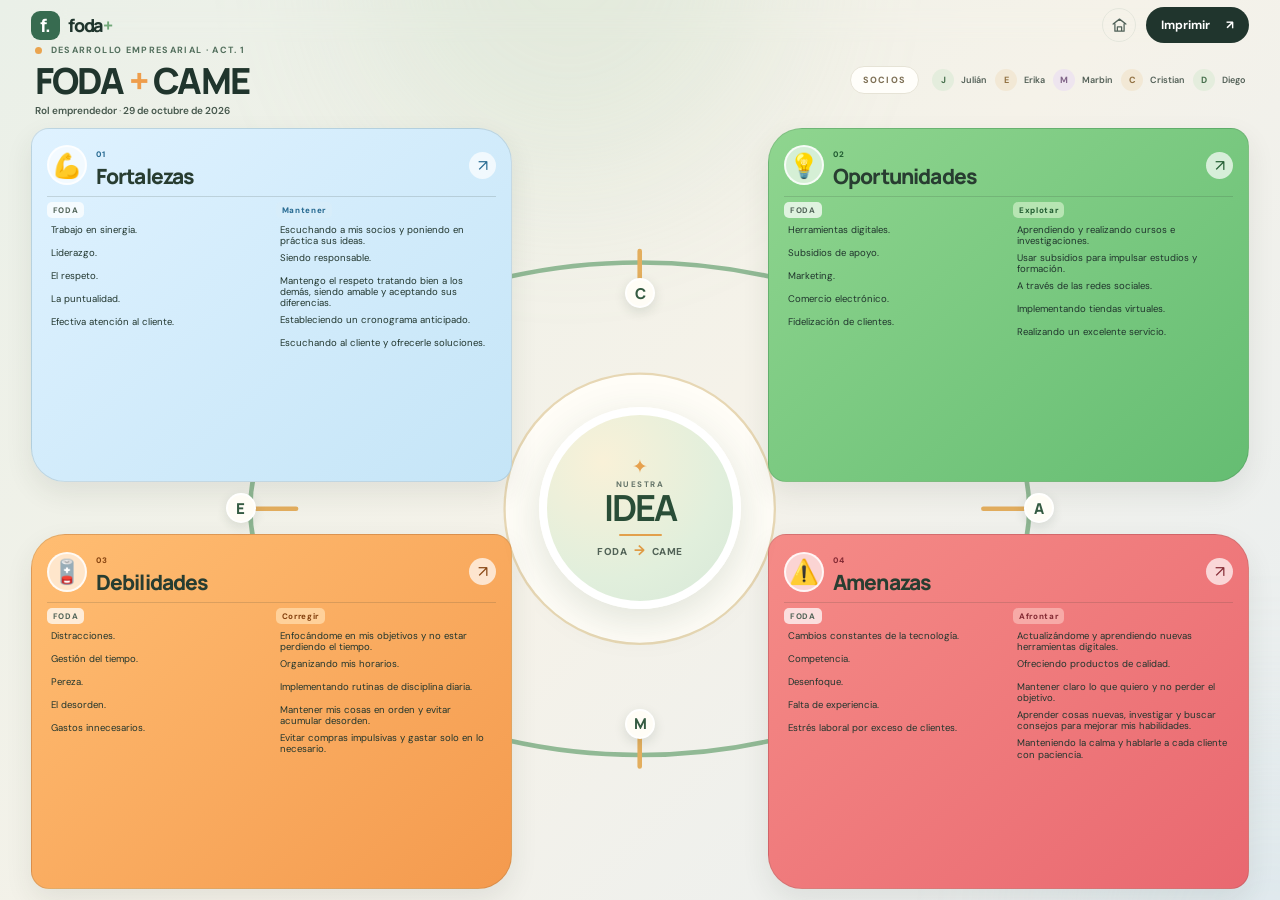
<file: index.html>
<!doctype html>
<html lang="es">
  <head>
    <meta charset="UTF-8" />
    <meta name="viewport" content="width=device-width, initial-scale=1.0" />
    <meta name="theme-color" content="#edf1e9" />
    <meta
      name="description"
      content="Presentación interactiva de análisis FODA y estrategias CAME desde el rol emprendedor."
    />
    <title>FODA + CAME | Proyecto emprendedor</title>
    <link rel="preconnect" href="https://fonts.googleapis.com" />
    <link rel="preconnect" href="https://fonts.gstatic.com" crossorigin />
    <link
      href="https://fonts.googleapis.com/css2?family=DM+Sans:wght@400;500;600;700&family=Manrope:wght@400;500;600;700;800&display=swap"
      rel="stylesheet"
    />
    <link rel="stylesheet" href="styles.css" />
    <script src="app.js" defer></script>
  </head>
  <body>
    <div class="ambient ambient-one" aria-hidden="true"></div>
    <div class="ambient ambient-two" aria-hidden="true"></div>

    <main>
      <section class="workspace single-page" id="workspace" aria-label="Presentación de la matriz FODA y CAME">
        <header class="topbar">
          <div class="brand" aria-label="Proyecto emprendedor">
            <span class="brand-mark">f.</span><span>foda<span class="brand-plus">+</span></span>
          </div>
          <div class="top-actions">
            <a class="icon-button home-button" href="portada.html" aria-label="Volver a la portada" title="Volver a la portada">
              <svg viewBox="0 0 24 24" aria-hidden="true">
                <path d="m3 10 9-7 9 7M5.5 9v11h13V9M9 20v-6h6v6" />
              </svg>
            </a>
            <button class="button button-small button-dark" id="print-page" type="button"><span>Imprimir</span><span aria-hidden="true">↗</span></button>
          </div>
        </header>

        <div class="workspace-content">
          <section class="slide-heading" aria-labelledby="welcome-title">
            <div>
              <p class="eyebrow"><span class="eyebrow-dot"></span> DESARROLLO EMPRESARIAL · ACT. 1</p>
              <h1 id="welcome-title">FODA <span class="title-join">+</span> CAME</h1>
              <p class="slide-subtitle">Rol emprendedor <span>·</span> <span id="display-date"></span></p>
            </div>
            <div class="class-info">
              <span class="class-time">SOCIOS</span>
              <div class="team-avatar-list" id="team-avatars"></div>
            </div>
          </section>

          <section class="circle-board" aria-label="Ruta circular FODA a CAME">
            <svg class="orbit-lines" viewBox="0 0 1000 560" aria-hidden="true">
              <defs>
                <marker id="orbit-arrow" markerWidth="8" markerHeight="8" refX="6" refY="4" orient="auto">
                  <path d="M0 0 8 4 0 8Z" fill="#85a987" />
                </marker>
              </defs>
              <ellipse cx="500" cy="280" rx="340" ry="215" fill="none" stroke="#b9d1b3" stroke-width="3" stroke-dasharray="3 10" marker-end="url(#orbit-arrow)" />
              <path d="M500 55v40M840 280h-40M500 505v-40M160 280h40" stroke="#d6b36f" stroke-width="3" stroke-linecap="round" />
              <circle cx="500" cy="280" r="118" fill="#fffdf7" stroke="#e8e4d7" stroke-width="2" />
            </svg>
            <span class="orbit-letter orbit-letter-c" aria-label="Corregir">C</span>
            <span class="orbit-letter orbit-letter-a" aria-label="Afrontar">A</span>
            <span class="orbit-letter orbit-letter-m" aria-label="Mantener">M</span>
            <span class="orbit-letter orbit-letter-e" aria-label="Explotar">E</span>
            <div class="circle-center">
              <span class="center-spark" aria-hidden="true">✦</span>
              <span class="center-label">NUESTRA</span>
              <strong>IDEA</strong>
              <span class="center-divider"></span>
              <span class="center-route">FODA <b>→</b> CAME</span>
            </div>
            <div class="circle-cards" id="circle-cards"></div>
          </section>
          <footer class="workspace-footer"><span>ANALIZAR <b>·</b> DECIDIR <b>·</b> CRECER</span><span id="footer-project"></span></footer>
        </div>
      </section>

    </main>
  </body>
</html>
</file>
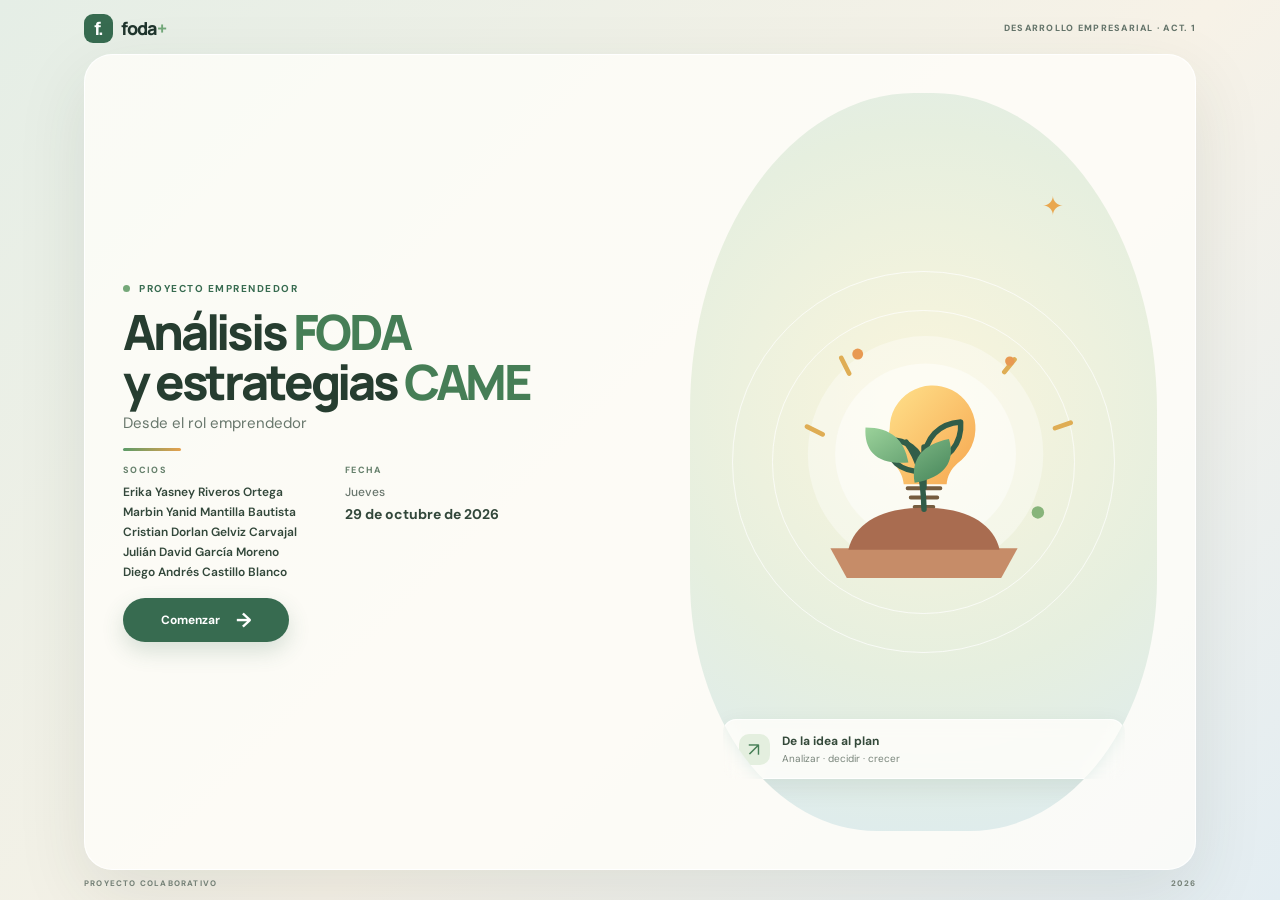
<file: portada.html>
<!doctype html>
<html lang="es">
  <head>
    <meta charset="UTF-8" />
    <meta name="viewport" content="width=device-width, initial-scale=1.0" />
    <meta name="theme-color" content="#edf1e9" />
    <meta name="description" content="Portada del proyecto de análisis FODA y estrategias CAME." />
    <title>Portada | FODA + CAME</title>
    <link rel="preconnect" href="https://fonts.googleapis.com" />
    <link rel="preconnect" href="https://fonts.gstatic.com" crossorigin />
    <link
      href="https://fonts.googleapis.com/css2?family=DM+Sans:wght@400;500;600;700&family=Manrope:wght@400;500;600;700;800&display=swap"
      rel="stylesheet"
    />
    <link rel="stylesheet" href="styles.css" />
  </head>
  <body class="cover-page-body">
    <main class="cover-page">
      <header class="cover-page-top">
        <a class="brand" href="portada.html" aria-label="Portada del proyecto">
          <span class="brand-mark">f.</span><span>foda<span class="brand-plus">+</span></span>
        </a>
        <span class="cover-page-course">DESARROLLO EMPRESARIAL · ACT. 1</span>
      </header>

      <section class="cover-page-card" aria-labelledby="cover-title">
        <div class="cover-page-copy">
          <p class="eyebrow"><span class="eyebrow-dot"></span> PROYECTO EMPRENDEDOR</p>
          <h1 id="cover-title">Análisis <span>FODA</span><br />y estrategias <span>CAME</span></h1>
          <p class="cover-page-subtitle">Desde el rol emprendedor</p>

          <div class="cover-page-rule"></div>

          <div class="cover-page-info">
            <section class="cover-info-block" aria-labelledby="partners-title">
              <span class="cover-info-label" id="partners-title">SOCIOS</span>
              <p>Erika Yasney Riveros Ortega</p>
              <p>Marbin Yanid Mantilla Bautista</p>
              <p>Cristian Dorlan Gelviz Carvajal</p>
              <p>Julián David García Moreno</p>
              <p>Diego Andrés Castillo Blanco</p>
            </section>
            <section class="cover-info-block cover-date-block" aria-labelledby="date-title">
              <span class="cover-info-label" id="date-title">FECHA</span>
              <p>Jueves</p>
              <strong>29 de octubre de 2026</strong>
            </section>
          </div>

          <a class="button button-primary cover-start-button" href="index.html">
            <span>Comenzar</span><span class="button-arrow" aria-hidden="true">→</span>
          </a>
        </div>

        <div class="cover-page-art" aria-hidden="true">
          <div class="cover-art-orbit cover-orbit-one"></div>
          <div class="cover-art-orbit cover-orbit-two"></div>
          <div class="cover-art-sun">✦</div>
          <svg class="cover-growth-illustration" viewBox="0 0 500 430" role="img">
            <defs>
              <linearGradient id="cover-bulb" x1="0" x2="1" y1="0" y2="1">
                <stop offset="0" stop-color="#ffe18b" />
                <stop offset="1" stop-color="#f6a64f" />
              </linearGradient>
              <linearGradient id="cover-leaf" x1="0" x2="1" y1="0" y2="1">
                <stop offset="0" stop-color="#9bd29a" />
                <stop offset="1" stop-color="#47865b" />
              </linearGradient>
            </defs>
            <circle cx="252" cy="205" r="151" fill="#ffffff" opacity=".34" />
            <circle cx="252" cy="205" r="116" fill="#ffffff" opacity=".44" />
            <path d="M206 173a55 55 0 1 1 87 44c-9 8-13 17-14 27h-55c-1-10-5-19-14-27a55 55 0 0 1-4-44Z" fill="url(#cover-bulb)" />
            <path d="M229 249h42m-38 12h34m-29 12h24" fill="none" stroke="#755c3f" stroke-width="5" stroke-linecap="round" />
            <path d="M250 248v-52m0 32c-31 0-48-15-47-41 24-1 43 12 47 36m0-10c2-29 19-47 47-49 2 29-16 49-47 56" fill="none" stroke="#315d49" stroke-width="7" stroke-linecap="round" stroke-linejoin="round" />
            <path d="M130 326h240l-21 38H151Z" fill="#c68c68" />
            <path d="M153 328c8-34 42-54 97-54s89 20 97 54" fill="#a96c50" />
            <path d="M250 276c-1-43-7-64-23-86" fill="none" stroke="#315d49" stroke-width="7" stroke-linecap="round" />
            <path d="M230 216c-41 3-57-15-55-45 33 0 50 16 55 45Zm8 26c38-6 53-27 44-56-34 7-49 25-44 56Z" fill="url(#cover-leaf)" />
            <path d="m120 180-20-10m54-68-10-20m209 18 13-16m52 88 20-7" stroke="#dfad54" stroke-width="6" stroke-linecap="round" />
            <circle cx="165" cy="77" r="7" fill="#e89952" />
            <circle cx="360" cy="86" r="6" fill="#e89952" />
            <circle cx="396" cy="280" r="8" fill="#87b47a" />
          </svg>
          <div class="cover-art-caption">
            <span class="cover-caption-icon">↗</span>
            <span><strong>De la idea al plan</strong><small>Analizar · decidir · crecer</small></span>
          </div>
        </div>
      </section>
      <footer class="cover-page-footer"><span>PROYECTO COLABORATIVO</span><span>2026</span></footer>
    </main>
  </body>
</html>
</file>
<file: styles.css>
:root {
  color-scheme: light;
  --ink: #20352d;
  --ink-soft: #52635a;
  --muted: #849087;
  --paper: #edf1e9;
  --white: #fffefa;
  --green: #376b50;
  --green-deep: #264b39;
  --border: #e4e6dc;
  --lilac: #eee8f5;
  --yellow: #f5edcf;
  --rose: #f5e5e0;
  --blue: #e2edf0;
  --shadow: 0 24px 70px rgba(37, 58, 45, .08);
  font-family: "DM Sans", sans-serif;
}

* { box-sizing: border-box; }
body { margin: 0; min-width: 320px; background: linear-gradient(135deg, #eaf0e8 0%, #f5f2e9 52%, #e8eef1 100%); background-attachment: fixed; color: var(--ink); }
button, input, textarea { font: inherit; }
button { cursor: pointer; }
.ambient { position: fixed; z-index: -1; width: 420px; height: 420px; border-radius: 50%; filter: blur(80px); opacity: .21; pointer-events: none; }
.ambient-one { top: -240px; left: 28%; background: #b6d2b2; }
.ambient-two { right: -200px; bottom: -240px; background: #c3d8df; }
.screen { display: none; }
.screen.active { display: block; }
.cover { position: relative; display: none; grid-template-columns: 1fr 1fr; align-items: center; gap: clamp(36px, 7vw, 110px); width: min(1440px, 100%); min-height: 100vh; margin: auto; padding: 64px clamp(28px, 7.3vw, 112px) 94px; }
.cover.active { display: grid; animation: fade-up .65s ease both; }
.cover-copy { width: min(100%, 500px); }
.eyebrow { display: flex; align-items: center; gap: 9px; margin: 0; color: var(--green); font-size: 10px; font-weight: 700; letter-spacing: .15em; }
.eyebrow-dot, .pulse-dot { display: inline-block; flex: 0 0 auto; width: 7px; height: 7px; border-radius: 50%; background: #75a879; }
h1, h2, h3, p { margin-top: 0; }
.cover h1, .welcome-row h2, .section-heading h2, .section-heading h3, .came-intro h3 { font-family: Manrope, sans-serif; letter-spacing: -.055em; }
.cover h1 { margin: 25px 0 17px; font-size: clamp(54px, 6.7vw, 88px); font-weight: 600; line-height: .99; }
.cover h1 span { color: var(--green); }
.cover-intro { max-width: 410px; margin-bottom: 30px; color: var(--ink-soft); font-size: 15px; line-height: 1.7; }
.cover-form { display: grid; max-width: 465px; }
.field-label { display: block; margin-bottom: 8px; color: #536057; font-size: 11px; font-weight: 700; letter-spacing: .04em; }
.text-field { width: 100%; min-width: 0; padding: 11px 13px; border: 1px solid #dfe3d8; border-radius: 9px; outline: 0; background: rgba(255, 254, 250, .85); color: var(--ink); font-size: 13px; transition: border-color .2s, box-shadow .2s; }
.text-field:focus, .item-input:focus { border-color: #79a58a; box-shadow: 0 0 0 3px rgba(91, 145, 105, .13); }
.title-field { margin-bottom: 17px; }
.team-heading { display: flex; align-items: baseline; justify-content: space-between; margin-bottom: 9px; }
.team-heading .field-label { margin: 0; }
.field-hint { color: var(--muted); font-size: 10px; }
.team-fields { display: grid; grid-template-columns: 1fr 1fr; gap: 8px; }
.team-fields .text-field:last-child:nth-child(odd) { grid-column: 1 / -1; }
.team-fields .text-field { padding: 10px 12px; }
.date-label { margin-top: 15px; }
.date-field { max-width: 190px; }
.button { display: inline-flex; align-items: center; justify-content: center; gap: 16px; border: 0; border-radius: 999px; font-size: 12px; font-weight: 700; transition: transform .2s, background .2s, box-shadow .2s; }
.button:hover { transform: translateY(-2px); }
.button-primary { min-height: 48px; margin-top: 20px; padding: 0 20px; background: var(--green); color: white; box-shadow: 0 9px 22px rgba(55, 107, 80, .19); }
.button-primary:hover { background: var(--green-deep); box-shadow: 0 12px 25px rgba(55, 107, 80, .25); }
.button-arrow { font-size: 17px; }
.privacy-note { margin: 11px 0 0; color: #939b92; font-size: 10px; }
.cover-art { position: relative; display: flex; align-items: center; justify-content: center; min-height: 570px; border: 1px solid rgba(255,255,255,.9); border-radius: 45% 45% 34% 34% / 39% 39% 27% 27%; background: linear-gradient(150deg, rgba(233, 239, 222, .8), rgba(235, 230, 215, .72)); }
.cover-art::before { position: absolute; inset: 20px; border: 1px solid rgba(255,255,255,.56); border-radius: inherit; content: ""; }
.growth-art { width: 100%; max-width: 550px; margin-top: 15px; overflow: visible; }
.art-label { position: absolute; top: 39px; left: 45px; display: flex; align-items: center; gap: 8px; color: #61745f; font-size: 9px; font-weight: 700; letter-spacing: .14em; }
.art-label-icon { display: grid; width: 22px; height: 22px; place-items: center; border-radius: 50%; background: rgba(255,255,255,.6); color: #638e68; font-size: 14px; }
.art-caption { position: absolute; right: 7%; bottom: 52px; left: 7%; display: flex; align-items: center; gap: 14px; padding: 16px 18px; border: 1px solid rgba(255,255,255,.8); border-radius: 14px; background: rgba(255,254,250,.72); backdrop-filter: blur(10px); }
.caption-mark { align-self: flex-start; color: #82a27c; font-size: 10px; font-weight: 700; }
.art-caption strong, .art-caption small { display: block; }
.art-caption strong { font-size: 12px; }
.art-caption small { margin-top: 4px; color: #788178; font-size: 10px; }
.caption-spark { margin-left: auto; color: var(--green); font-size: 19px; }
.floating-note { position: absolute; z-index: 1; display: flex; align-items: center; gap: 8px; padding: 10px 13px; border: 1px solid rgba(255,255,255,.9); border-radius: 9px; background: rgba(255,254,250,.86); box-shadow: 0 10px 35px rgba(47,68,49,.09); color: #516052; font-size: 10px; font-weight: 600; animation: float 5s ease-in-out infinite; }
.floating-note span:first-child { color: #dcaa50; font-size: 14px; }
.note-top { top: 23%; right: -20px; }
.note-bottom { bottom: 27%; left: -30px; animation-delay: -2.4s; }
.note-bottom .pulse-dot { width: 6px; height: 6px; }
.cover-footer { position: absolute; right: clamp(28px, 7.3vw, 112px); bottom: 28px; left: clamp(28px, 7.3vw, 112px); display: flex; justify-content: space-between; color: #899189; font-size: 9px; font-weight: 700; letter-spacing: .13em; }

.workspace { width: min(1440px, 100%); min-height: 100vh; margin: 0 auto; padding: 0 clamp(24px, 6.8vw, 100px); animation: fade-up .5s ease both; }
.topbar { position: sticky; z-index: 5; top: 0; display: flex; align-items: center; justify-content: space-between; min-height: 76px; border-bottom: 1px solid rgba(218,222,211,.85); background: rgba(245,244,239,.91); backdrop-filter: blur(15px); }
.brand { display: inline-flex; align-items: center; gap: 8px; color: var(--ink); font-family: Manrope, sans-serif; font-size: 18px; font-weight: 800; letter-spacing: -.06em; text-decoration: none; }
.brand-mark { display: grid; width: 29px; height: 29px; place-items: center; border-radius: 9px; background: var(--green); color: white; font-size: 18px; }
.brand-plus { color: #72a879; }
.main-nav { display: flex; align-items: center; gap: clamp(13px, 2.2vw, 32px); height: 76px; }
.nav-link { position: relative; height: 100%; padding: 0 2px; border: 0; background: transparent; color: #778078; font-size: 11px; font-weight: 600; white-space: nowrap; }
.nav-link:hover, .nav-link.active { color: var(--green); }
.nav-link.active::after { position: absolute; right: 0; bottom: -1px; left: 0; height: 2px; background: var(--green); content: ""; }
.top-actions { display: flex; align-items: center; gap: 10px; }
.icon-button { display: grid; width: 34px; height: 34px; place-items: center; border: 1px solid var(--border); border-radius: 50%; background: transparent; color: var(--ink-soft); }
.icon-button:hover { border-color: #adc5ac; background: white; }
.home-button { text-decoration: none; }
.home-button svg { width: 17px; height: 17px; fill: none; stroke: currentColor; stroke-linecap: round; stroke-linejoin: round; stroke-width: 1.8; }
.button-small { padding: 10px 15px; }
.button-dark { background: var(--ink); color: white; }
.workspace-content { padding: 49px 0 24px; }
.view-panel { display: none; animation: fade-up .45s ease both; }
.view-panel.active { display: block; }
.welcome-row { display: flex; align-items: end; justify-content: space-between; gap: 22px; }
.welcome-row h2 { margin: 13px 0 9px; font-size: clamp(30px, 4vw, 48px); font-weight: 600; line-height: 1.12; }
.welcome-row h2 span, .section-heading h2 span, .section-heading h3 span { color: var(--green); }
.welcome-copy { margin-bottom: 0; color: #748077; font-size: 13px; }
.date-chip { display: inline-flex; align-items: center; gap: 9px; padding: 10px 13px; border: 1px solid var(--border); border-radius: 9px; background: rgba(255,254,250,.62); color: #627067; font-size: 11px; white-space: nowrap; }
.calendar-icon { color: var(--green); font-size: 15px; }
.team-strip { display: flex; align-items: center; gap: 21px; margin: 31px 0 52px; padding: 13px 16px; border: 1px solid var(--border); border-radius: 12px; background: rgba(255,254,250,.69); }
.team-strip-label { display: flex; align-items: center; gap: 8px; padding-right: 20px; border-right: 1px solid var(--border); color: #748077; font-size: 9px; font-weight: 700; letter-spacing: .1em; white-space: nowrap; }
.team-icon { color: #77a17a; font-size: 16px; }
.team-avatar-list { display: flex; flex: 1; align-items: center; gap: 9px; flex-wrap: wrap; }
.person-chip { display: inline-flex; align-items: center; gap: 7px; color: #536057; font-size: 10px; font-weight: 600; }
.person-avatar { display: grid; width: 25px; height: 25px; place-items: center; border-radius: 50%; background: #e4eddd; color: #47704d; font-size: 9px; font-weight: 700; }
.person-chip:nth-child(2n) .person-avatar { background: #f2e8d5; color: #927243; }
.person-chip:nth-child(3n) .person-avatar { background: #eee5ef; color: #806488; }
.text-button { padding: 7px 0; border: 0; background: transparent; color: var(--green); font-size: 10px; font-weight: 700; white-space: nowrap; }
.text-button span { margin-left: 4px; font-size: 13px; }
.section-heading { display: flex; align-items: end; justify-content: space-between; gap: 25px; margin-bottom: 20px; }
.section-heading h3 { margin: 8px 0 0; font-size: 27px; font-weight: 600; }
.section-heading > p { max-width: 320px; margin: 0; color: #778078; font-size: 11px; line-height: 1.65; }
.muted-eyebrow { color: #919991; font-size: 9px; }
.foda-grid { display: grid; grid-template-columns: repeat(2, minmax(0, 1fr)); gap: 14px; }
.foda-card { position: relative; min-height: 237px; padding: 20px 21px 17px; overflow: hidden; border: 1px solid rgba(49,70,53,.06); border-radius: 14px; transition: transform .23s, box-shadow .23s; }
.foda-card:hover { transform: translateY(-3px); box-shadow: 0 12px 30px rgba(38,63,46,.08); }
.foda-card.strengths { background: var(--lilac); }
.foda-card.opportunities { background: var(--yellow); }
.foda-card.weaknesses { background: var(--rose); }
.foda-card.threats { background: var(--blue); }
.foda-card-header { display: flex; align-items: center; justify-content: space-between; margin-bottom: 13px; }
.foda-label { display: flex; align-items: center; gap: 10px; }
.foda-icon { display: grid; width: 31px; height: 31px; place-items: center; border-radius: 9px; background: rgba(255,255,255,.65); font-size: 15px; }
.foda-card h4 { margin: 0; font-family: Manrope, sans-serif; font-size: 13px; letter-spacing: -.01em; }
.foda-card .quadrant-kind { color: #788178; font-size: 9px; }
.foda-card ol { display: grid; gap: 5px; margin: 0; padding: 0; list-style: none; counter-reset: points; }
.foda-card li { display: grid; grid-template-columns: 19px 1fr; align-items: start; gap: 8px; counter-increment: points; color: #49564d; font-size: 10px; line-height: 1.5; }
.foda-card li::before { content: counter(points, decimal-leading-zero); color: #8a9289; font-size: 8px; font-weight: 700; }
.item-input { width: 100%; min-height: 23px; resize: vertical; padding: 2px 4px; border: 1px solid transparent; border-radius: 4px; outline: 0; background: transparent; color: inherit; font: inherit; line-height: inherit; }
.item-input:hover { border-color: rgba(57,92,68,.16); background: rgba(255,255,255,.24); }
.came-intro { display: grid; grid-template-columns: 1fr 1.1fr auto; align-items: center; gap: 25px; margin: 49px 0 20px; padding: 28px 30px; border-radius: 15px; background: var(--green-deep); color: white; }
.light-eyebrow { color: #a7c3a9; font-size: 9px; }
.came-intro h3 { margin: 8px 0 0; font-size: 25px; font-weight: 600; }
.came-intro h3 em { color: #b7d4a9; font-style: normal; }
.came-intro > p { margin: 0; color: #c5d3c7; font-size: 11px; line-height: 1.7; }
.button-light { padding: 12px 16px; background: #f4f3e8; color: var(--green-deep); white-space: nowrap; }
.page-heading { align-items: end; margin: 8px 0 28px; }
.page-heading h2 { margin: 10px 0 0; font-size: clamp(34px, 4vw, 51px); font-weight: 600; }
.page-heading > p { max-width: 360px; }
.foda-grid-large .foda-card { min-height: 290px; padding: 24px; }
.foda-grid-large .foda-card li { font-size: 12px; }
.foda-grid-large .item-input { min-height: 28px; padding: 4px 6px; }
.came-grid { display: grid; grid-template-columns: repeat(2, minmax(0, 1fr)); gap: 15px; }
.came-card { overflow: hidden; border: 1px solid var(--border); border-radius: 13px; background: rgba(255,254,250,.72); }
.came-card-head { display: flex; align-items: center; gap: 13px; padding: 17px 19px; }
.came-card-head .came-symbol { display: grid; width: 37px; height: 37px; place-items: center; border-radius: 11px; background: var(--came-tint); color: var(--came-color); font-family: Manrope, sans-serif; font-size: 16px; font-weight: 800; }
.came-card-head h3 { margin: 0 0 3px; font-family: Manrope, sans-serif; font-size: 15px; }
.came-card-head p { margin: 0; color: #788178; font-size: 10px; }
.came-list { display: grid; gap: 3px; padding: 0 19px 16px; }
.came-item { display: grid; grid-template-columns: 24px 1fr; gap: 8px; align-items: start; padding: 6px 0; border-top: 1px solid #eff0e9; color: #536057; font-size: 11px; line-height: 1.55; }
.came-item-num { color: var(--came-color); font-size: 9px; font-weight: 700; }
.framework-summary { display: grid; grid-template-columns: auto auto minmax(200px, 1fr); gap: 12px; margin-bottom: 17px; }
.framework-stat, .framework-note { display: flex; align-items: center; gap: 12px; min-height: 76px; padding: 13px 19px; border: 1px solid var(--border); border-radius: 12px; background: rgba(255,254,250,.75); }
.stat-number { color: var(--green); font-family: Manrope, sans-serif; font-size: 28px; font-weight: 700; letter-spacing: -.06em; }
.framework-stat > span:last-child { color: #788178; font-size: 9px; line-height: 1.45; }
.framework-note { background: #e8eee1; }
.note-icon { color: #648963; font-size: 22px; }
.framework-note p { margin: 0; color: #5e6a5e; font-size: 10px; line-height: 1.6; }
.framework-note strong { color: var(--green-deep); }
.framework-grid { display: grid; grid-template-columns: repeat(2, minmax(0,1fr)); gap: 14px; }
.framework-card { padding: 18px 20px 15px; border: 1px solid var(--border); border-radius: 12px; background: rgba(255,254,250,.72); }
.framework-card-head { display: flex; align-items: baseline; justify-content: space-between; margin-bottom: 10px; }
.framework-card-head h3 { margin: 0; font-family: Manrope, sans-serif; font-size: 14px; }
.framework-card-head span { color: #929991; font-size: 9px; }
.framework-card ol { display: grid; gap: 6px; margin: 0; padding: 0; list-style: none; }
.framework-card li { display: grid; grid-template-columns: 20px 1fr; gap: 7px; color: #657067; font-size: 10px; line-height: 1.5; }
.framework-card li span:first-child { color: #8ca18a; font-size: 8px; font-weight: 700; }
.workspace-footer { display: flex; justify-content: space-between; margin-top: 48px; padding: 15px 0; border-top: 1px solid var(--border); color: #949b92; font-size: 8px; font-weight: 700; letter-spacing: .13em; }

@keyframes fade-up { from { opacity: 0; transform: translateY(10px); } to { opacity: 1; transform: translateY(0); } }
@keyframes float { 0%, 100% { transform: translateY(0); } 50% { transform: translateY(-8px); } }

@media (max-width: 900px) {
  .cover { gap: 30px; padding-right: 6vw; padding-left: 6vw; }
  .cover-art { min-height: 470px; }
  .note-top { right: -10px; }
  .note-bottom { left: -15px; }
  .workspace { padding-right: 4vw; padding-left: 4vw; }
  .main-nav { gap: 14px; }
  .nav-link { font-size: 10px; }
  .came-intro { grid-template-columns: 1fr 1fr; }
  .came-intro .button { grid-column: 2; justify-self: start; }
}
@media (max-width: 680px) {
  .cover { grid-template-columns: 1fr; gap: 34px; padding: 42px 25px 78px; }
  .cover-copy { width: 100%; }
  .cover h1 { font-size: clamp(53px, 16vw, 76px); }
  .cover-art { min-height: 360px; margin: 0 12px; }
  .growth-art { max-width: 375px; }
  .art-label { top: 24px; left: 25px; }
  .art-caption { bottom: 24px; }
  .floating-note { font-size: 9px; }
  .note-top { top: 19%; right: -12px; }
  .note-bottom { bottom: 22%; left: -18px; }
  .cover-footer { right: 25px; left: 25px; }
  .workspace { padding: 0 18px; }
  .topbar { min-height: 63px; flex-wrap: wrap; gap: 0 10px; }
  .brand { font-size: 16px; }
  .top-actions { margin-left: auto; }
  .button-small { gap: 7px; padding: 9px 11px; font-size: 10px; }
  .main-nav { order: 2; width: calc(100% + 36px); height: 44px; margin: 0 -18px; padding: 0 17px; overflow-x: auto; border-top: 1px solid rgba(218,222,211,.7); }
  .nav-link { flex: 0 0 auto; }
  .workspace-content { padding-top: 30px; }
  .welcome-row { align-items: start; flex-direction: column; }
  .welcome-row h2 { font-size: 36px; }
  .date-chip { align-self: flex-start; }
  .team-strip { gap: 12px; margin: 24px 0 37px; padding: 11px; flex-wrap: wrap; }
  .team-strip-label { padding-right: 12px; }
  .team-avatar-list { flex-basis: calc(100% - 130px); }
  .person-chip { font-size: 9px; }
  .person-chip:nth-child(n+4) { display: none; }
  .text-button { margin-left: auto; }
  .section-heading { align-items: start; flex-direction: column; gap: 8px; }
  .section-heading > p { max-width: 100%; }
  .foda-grid, .came-grid, .framework-grid { grid-template-columns: 1fr; }
  .foda-card { min-height: 220px; }
  .came-intro { grid-template-columns: 1fr; gap: 14px; margin-top: 33px; padding: 23px; }
  .came-intro .button { grid-column: auto; }
  .page-heading { margin-top: 5px; margin-bottom: 22px; }
  .page-heading h2 { font-size: 38px; }
  .framework-summary { grid-template-columns: 1fr 1fr; }
  .framework-note { grid-column: 1 / -1; }
}
@media (prefers-reduced-motion: reduce) {
  *, *::before, *::after { scroll-behavior: auto !important; animation-duration: .01ms !important; animation-iteration-count: 1 !important; transition-duration: .01ms !important; }
}
@media print {
  body { background: white; }
  .ambient, .topbar, .text-button, .icon-button, .button, .workspace-footer { display: none !important; }
  .workspace { width: 100%; padding: 0; }
  .workspace-content { padding: 0; }
  .view-panel { display: block !important; break-before: page; animation: none; }
  #view-overview { break-before: auto; }
  .foda-card, .came-card, .framework-card { break-inside: avoid; box-shadow: none; }
  .foda-grid, .came-grid, .framework-grid { grid-template-columns: repeat(2, minmax(0,1fr)); }
  .item-input { border: 0 !important; resize: none; }
}

/* Single-slide presentation */
.single-page { width: min(1320px, 100%); }
.single-page .topbar { position: static; min-height: 60px; }
.single-page .workspace-content { padding: 22px 0 18px; }
.slide-hero { display: grid; grid-template-columns: 1.2fr .8fr; align-items: center; gap: 24px; min-height: 228px; padding: 24px 30px; overflow: hidden; border: 1px solid rgba(255,255,255,.9); border-radius: 20px; background: linear-gradient(110deg, #fffefa 0%, #f6f5eb 58%, #e8eee1 100%); }
.slide-hero-copy h1 { max-width: 700px; margin: 13px 0 9px; font-family: Manrope, sans-serif; font-size: clamp(30px, 4vw, 48px); font-weight: 700; letter-spacing: -.055em; line-height: 1.08; }
.slide-hero-copy .welcome-copy { max-width: 540px; margin: 0 0 15px; color: #68766d; font-size: 13px; line-height: 1.65; }
.slide-hero-art { position: relative; display: flex; align-items: center; justify-content: center; min-height: 190px; border-radius: 45% 45% 36% 36% / 42% 42% 27% 27%; background: rgba(224,233,215,.56); }
.slide-hero-art .art-label { top: 14px; left: 18px; font-size: 8px; }
.slide-hero-art .growth-art { width: min(100%, 380px); max-height: 190px; margin: 0; }
.slide-hero-art .art-caption { right: 7%; bottom: 10px; left: 7%; gap: 10px; padding: 9px 12px; }
.slide-hero-art .art-caption strong { font-size: 10px; }
.slide-hero-art .art-caption small { font-size: 9px; }
.single-page .team-strip { gap: 15px; margin: 13px 0 20px; padding: 9px 13px; }
.single-page .person-avatar { width: 22px; height: 22px; }
.slide-section { margin-top: 20px; }
.single-page .section-heading { align-items: end; margin-bottom: 11px; }
.single-page .section-heading h2 { margin: 5px 0 0; font-family: Manrope, sans-serif; font-size: 23px; font-weight: 700; letter-spacing: -.04em; }
.single-page .section-heading > p { max-width: 390px; font-size: 10px; line-height: 1.5; }
.single-page .foda-grid { gap: 10px; }
.single-page .foda-card { min-height: 0; padding: 12px 15px 11px; border-radius: 12px; }
.single-page .foda-card-header { margin-bottom: 7px; }
.single-page .foda-icon { width: 27px; height: 27px; }
.single-page .foda-card li { grid-template-columns: 16px 1fr; gap: 5px; font-size: 9px; line-height: 1.35; }
.single-page .foda-card ol { gap: 2px; }
.single-page .item-input { min-height: 18px; padding: 1px 3px; }
.came-section { margin-top: 23px; padding: 15px 17px 17px; border-radius: 16px; background: #edf1e9; }
.single-page .came-grid { gap: 9px; }
.single-page .came-card { border-color: rgba(48,71,55,.09); border-radius: 11px; background: rgba(255,254,250,.89); }
.single-page .came-card-head { gap: 9px; padding: 10px 12px; }
.single-page .came-card-head .came-symbol { width: 30px; height: 30px; border-radius: 9px; font-size: 13px; }
.single-page .came-card-head h3 { font-size: 12px; }
.single-page .came-card-head p { font-size: 9px; }
.single-page .came-list { gap: 0; padding: 0 12px 9px; }
.single-page .came-item { grid-template-columns: 18px 1fr; gap: 5px; padding: 4px 0; font-size: 9px; line-height: 1.35; }
.single-page .came-item-num { font-size: 8px; }
.single-page .came-input { min-height: 20px; padding: 1px 3px; }
.single-page .workspace-footer { margin-top: 15px; padding: 10px 0 4px; }
.project-dialog { width: min(500px, calc(100% - 28px)); max-height: min(90vh, 760px); padding: 25px; overflow: auto; border: 1px solid var(--border); border-radius: 16px; background: var(--white); color: var(--ink); box-shadow: 0 25px 80px rgba(27,47,34,.24); }
.project-dialog::backdrop { background: rgba(23,39,29,.46); backdrop-filter: blur(3px); }
.project-dialog .cover-form { display: grid; }
.dialog-heading { display: flex; align-items: start; justify-content: space-between; margin-bottom: 22px; }
.dialog-heading h2 { margin: 6px 0 0; font-family: Manrope, sans-serif; font-size: 24px; letter-spacing: -.04em; }
.dialog-actions { display: flex; justify-content: end; gap: 9px; margin-top: 20px; }
.dialog-actions .button { min-height: 42px; padding: 0 16px; }
.dialog-actions .button-primary { margin: 0; }

@media (max-width: 760px) {
  .single-page { padding: 0 16px; }
  .single-page .topbar { min-height: 58px; }
  .slide-hero { grid-template-columns: 1fr; gap: 12px; padding: 22px 19px 16px; }
  .slide-hero-copy h1 { font-size: clamp(30px, 8vw, 42px); }
  .slide-hero-art { min-height: 200px; }
  .slide-hero-art .growth-art { max-height: 205px; }
  .single-page .team-strip { align-items: start; flex-wrap: wrap; }
  .single-page .team-avatar-list { flex-basis: calc(100% - 130px); }
  .single-page .person-chip:nth-child(n+4) { display: inline-flex; }
  .single-page .text-button { margin-left: auto; }
  .single-page .section-heading { align-items: start; flex-direction: column; gap: 5px; }
  .single-page .section-heading h2 { font-size: 22px; }
  .single-page .section-heading > p { max-width: 100%; }
  .single-page .foda-grid, .single-page .came-grid { grid-template-columns: 1fr; }
  .came-section { padding: 13px; }
}
@media print {
  .single-page { width: 100%; padding: 0; }
  .single-page .workspace-content { padding-top: 0; }
  .slide-hero { min-height: 180px; }
  .single-page .foda-card, .single-page .came-card { break-inside: avoid; }
  .project-dialog { display: none !important; }
}

/* Canva-style single-page board */
@media (min-width: 901px) {
  html, body { width: 100%; height: 100%; overflow: hidden; }
  body { min-height: 0; }
  .single-page { display: flex; width: 100%; height: 100dvh; min-height: 0; flex-direction: column; padding: 14px clamp(18px, 3vw, 46px); }
  .single-page .topbar { flex: 0 0 38px; min-height: 38px; border-bottom: 0; background: transparent; }
  .single-page .workspace-content { display: flex; min-height: 0; flex: 1; flex-direction: column; padding: 5px 0 0; }
  .slide-heading { display: flex; min-height: 82px; align-items: center; justify-content: space-between; gap: 20px; padding: 5px 4px 11px; }
  .slide-heading .eyebrow { font-size: 9px; }
  .slide-heading h1 { margin: 5px 0 3px; font-family: Manrope, sans-serif; font-size: clamp(20px, 2.4vw, 29px); font-weight: 800; letter-spacing: -.05em; line-height: 1.1; }
  .slide-subtitle { margin: 0; color: var(--ink-soft); font-size: 10px; }
  .slide-subtitle > span:first-child { color: #a4aaa0; }
  .class-info { display: flex; align-items: center; gap: 13px; }
  .class-time { padding: 7px 12px; border: 1px solid #e6e3d6; border-radius: 999px; background: #fffefa; color: #7e7055; font-size: 9px; font-weight: 800; letter-spacing: .14em; }
  .class-info .team-avatar-list { justify-content: end; gap: 8px; }
  .class-info .person-chip { font-size: 9px; }
  .class-info .person-avatar { width: 22px; height: 22px; }
  .matrix-board { display: grid; min-height: 0; flex: 1; grid-template-columns: minmax(0, 1.12fr) minmax(132px, .48fr) minmax(0, 1.62fr); gap: 10px; }
  .board-column { display: flex; min-width: 0; min-height: 0; flex-direction: column; padding: 10px; overflow: hidden; border: 1px solid rgba(43,65,49,.09); border-radius: 16px; background: rgba(255,254,250,.76); box-shadow: 0 10px 32px rgba(37,58,45,.04); }
  .board-column-heading { display: flex; flex: 0 0 45px; align-items: center; gap: 9px; padding: 0 2px 8px; border-bottom: 1px solid rgba(48,71,55,.1); }
  .column-illustration { display: grid; width: 31px; height: 31px; flex: 0 0 auto; place-items: center; border-radius: 10px; font-size: 17px; }
  .foda-illustration { background: #e8eee1; color: #557b55; }
  .came-illustration { background: #f5edcf; color: #9a7940; }
  .framework-illustration { background: #e5eef0; color: #588190; }
  .board-column-heading h2 { margin: 0; font-family: Manrope, sans-serif; font-size: 14px; font-weight: 800; letter-spacing: .015em; }
  .board-column-heading h2 span { color: #8d978d; font-size: 10px; }
  .board-column-heading p { margin: 2px 0 0; color: #859087; font-size: 8px; }
  .board-column > .foda-grid, .board-column > .came-grid, .board-column > .framework-grid { display: grid; min-height: 0; flex: 1; gap: 6px; padding-top: 7px; }
  .board-column > .foda-grid, .board-column > .came-grid, .board-column > .framework-grid { grid-template-columns: minmax(0,1fr); grid-template-rows: repeat(4, minmax(0,1fr)); }
  .single-page .foda-card { display: flex; min-height: 0; flex-direction: column; padding: 7px 9px; border-radius: 10px; }
  .single-page .foda-card-header { min-height: 25px; flex: 0 0 auto; margin-bottom: 2px; }
  .single-page .foda-icon { width: 22px; height: 22px; border-radius: 7px; font-size: 12px; }
  .single-page .foda-label { gap: 7px; }
  .single-page .foda-card h4 { font-size: 10px; }
  .single-page .foda-card .quadrant-kind { font-size: 7px; }
  .single-page .foda-card ol { min-height: 0; gap: 0; }
  .single-page .foda-card li { grid-template-columns: 14px minmax(0,1fr); align-items: start; gap: 3px; font-size: 8px; line-height: 1.2; }
  .single-page .foda-card li::before { padding-top: 3px; font-size: 7px; }
  .single-page .item-input { min-height: 15px; padding: 1px 2px; font-size: inherit; line-height: inherit; }
  .single-page .item-input::placeholder { color: #a2aaa0; opacity: .8; }
  .came-column { background: linear-gradient(160deg, #f8f6ec, #edf1e9); }
  .single-page .came-card { position: relative; display: flex; min-height: 0; flex-direction: column; align-items: center; justify-content: center; padding: 6px 3px; text-align: center; }
  .single-page .came-illustration { margin-bottom: 5px; font-size: clamp(19px, 2vw, 29px); line-height: 1; }
  .single-page .came-symbol { position: absolute; top: 6px; right: 6px; display: grid; width: 17px; height: 17px; place-items: center; border-radius: 50%; background: var(--came-tint); color: var(--came-color); font-size: 8px; font-weight: 800; }
  .single-page .came-card h3 { margin: 0; color: var(--came-color); font-family: Manrope, sans-serif; font-size: clamp(10px, 1.1vw, 14px); font-weight: 800; }
  .single-page .came-cue { margin-top: 3px; color: #7e877e; font-size: 7px; }
  .single-page .framework-card { display: flex; min-height: 0; flex-direction: column; padding: 6px 9px; border-radius: 10px; }
  .single-page .framework-card-head { flex: 0 0 auto; margin: 0 0 2px; }
  .single-page .framework-card-head h3 { font-size: 9px; }
  .single-page .framework-card-head h3 span { color: var(--green); }
  .single-page .framework-card-head > span { font-size: 7px; }
  .single-page .framework-card ol { min-height: 0; gap: 0; }
  .single-page .framework-card li { min-height: 0; grid-template-columns: 15px minmax(0,1fr); align-items: start; gap: 3px; font-size: 8px; line-height: 1.2; }
  .single-page .framework-card li > span:first-child { padding-top: 3px; font-size: 7px; }
  .single-page .framework-card .item-input { min-height: 15px; }
  .single-page .workspace-footer { flex: 0 0 auto; margin-top: 5px; padding: 6px 0 0; font-size: 7px; }
}

@media (min-width: 901px) and (max-height: 780px) {
  .single-page { padding-top: 8px; padding-bottom: 8px; }
  .slide-heading { min-height: 67px; }
  .slide-heading h1 { font-size: clamp(18px, 2vw, 25px); }
  .board-column { padding: 7px; }
  .board-column-heading { flex-basis: 39px; }
  .board-column > .foda-grid, .board-column > .came-grid, .board-column > .framework-grid { gap: 4px; padding-top: 5px; }
  .single-page .foda-card { padding: 5px 7px; }
  .single-page .framework-card { padding: 4px 7px; }
  .single-page .came-illustration { margin-bottom: 2px; }
}

@media (max-width: 900px) {
  html, body { height: auto; overflow: auto; }
  .single-page { width: min(100%, 760px); min-height: 100vh; padding: 0 18px; }
  .single-page .workspace-content { padding-top: 9px; }
  .slide-heading { display: flex; align-items: start; justify-content: space-between; gap: 12px; padding: 12px 0 18px; }
  .slide-heading h1 { margin: 8px 0 5px; font-family: Manrope, sans-serif; font-size: clamp(24px, 5vw, 34px); font-weight: 800; letter-spacing: -.05em; line-height: 1.12; }
  .slide-subtitle { margin: 0; color: var(--ink-soft); font-size: 11px; }
  .class-info { display: flex; flex-direction: column; align-items: end; gap: 7px; }
  .class-time { padding: 6px 9px; border: 1px solid #e6e3d6; border-radius: 999px; background: #fffefa; color: #7e7055; font-size: 8px; font-weight: 800; letter-spacing: .12em; }
  .class-info .team-avatar-list { display: grid; justify-items: end; gap: 4px; }
  .class-info .person-chip { font-size: 8px; white-space: nowrap; }
  .matrix-board { display: grid; grid-template-columns: minmax(0,1fr) minmax(95px,.38fr) minmax(0,1.25fr); gap: 6px; }
  .board-column { padding: 7px; border: 1px solid rgba(43,65,49,.09); border-radius: 12px; background: rgba(255,254,250,.76); }
  .board-column-heading { display: flex; min-height: 44px; align-items: center; gap: 6px; padding-bottom: 7px; border-bottom: 1px solid rgba(48,71,55,.1); }
  .column-illustration { display: grid; width: 25px; height: 25px; flex: 0 0 auto; place-items: center; border-radius: 8px; font-size: 13px; }
  .board-column-heading h2 { margin: 0; font-family: Manrope, sans-serif; font-size: 12px; font-weight: 800; }
  .board-column-heading h2 span { color: #8d978d; font-size: 8px; }
  .board-column-heading p { margin: 2px 0 0; color: #859087; font-size: 7px; }
  .board-column > .foda-grid, .board-column > .came-grid, .board-column > .framework-grid { display: grid; grid-template-columns: minmax(0,1fr); gap: 5px; padding-top: 6px; }
  .single-page .foda-card { min-height: 0; padding: 7px; border-radius: 9px; }
  .single-page .foda-card-header { margin-bottom: 4px; }
  .single-page .foda-icon { width: 20px; height: 20px; border-radius: 6px; font-size: 11px; }
  .single-page .foda-label { gap: 5px; }
  .single-page .foda-card h4 { font-size: 9px; }
  .single-page .foda-card .quadrant-kind { font-size: 7px; }
  .single-page .foda-card li { grid-template-columns: 13px minmax(0,1fr); gap: 2px; font-size: 8px; line-height: 1.3; }
  .single-page .foda-card ol { gap: 1px; }
  .single-page .item-input { min-height: 16px; padding: 1px 2px; font-size: inherit; line-height: inherit; }
  .single-page .came-card { position: relative; display: flex; min-height: 70px; flex-direction: column; align-items: center; justify-content: center; padding: 6px 2px; border: 1px solid rgba(43,65,49,.09); border-radius: 9px; background: #fffefa; text-align: center; }
  .single-page .came-illustration { margin-bottom: 4px; font-size: 18px; line-height: 1; }
  .single-page .came-symbol { position: absolute; top: 4px; right: 4px; display: grid; width: 15px; height: 15px; place-items: center; border-radius: 50%; background: var(--came-tint); color: var(--came-color); font-size: 7px; font-weight: 800; }
  .single-page .came-card h3 { margin: 0; color: var(--came-color); font-family: Manrope, sans-serif; font-size: 10px; font-weight: 800; }
  .single-page .came-cue { margin-top: 2px; color: #7e877e; font-size: 6px; }
  .single-page .framework-card { min-height: 0; padding: 6px; border: 1px solid rgba(43,65,49,.09); border-radius: 9px; background: #fffefa; }
  .single-page .framework-card-head { margin: 0 0 3px; }
  .single-page .framework-card-head h3 { font-size: 8px; }
  .single-page .framework-card-head h3 span { color: var(--green); }
  .single-page .framework-card-head > span { font-size: 7px; }
  .single-page .framework-card ol { gap: 1px; }
  .single-page .framework-card li { grid-template-columns: 12px minmax(0,1fr); gap: 2px; font-size: 7px; line-height: 1.3; }
  .single-page .framework-card li > span:first-child { font-size: 7px; }
  .single-page .framework-card .item-input { min-height: 16px; }
  .single-page .workspace-footer { margin-top: 12px; padding: 10px 0; }
}

@media (max-width: 600px) {
  .slide-heading { flex-direction: column; }
  .class-info { width: 100%; flex-direction: row; align-items: center; justify-content: space-between; }
  .class-info .team-avatar-list { display: flex; flex-wrap: wrap; justify-items: start; }
  .matrix-board { grid-template-columns: 1fr; }
  .board-column > .foda-grid, .board-column > .came-grid, .board-column > .framework-grid { grid-template-columns: repeat(2, minmax(0,1fr)); grid-template-rows: auto; }
  .single-page .foda-card { min-height: 142px; }
  .single-page .came-card { min-height: 88px; }
  .single-page .framework-card { min-height: 150px; }
}

@media print {
  @page { size: landscape; margin: 8mm; }
  html, body { width: 100%; height: 100%; overflow: hidden; }
  .single-page { width: 100%; height: 100vh; min-height: 0; padding: 0; }
  .single-page .topbar { display: none; }
  .single-page .workspace-content { height: 100%; padding: 0; }
  .matrix-board { grid-template-columns: minmax(0,1.12fr) minmax(132px,.48fr) minmax(0,1.62fr); }
  .board-column > .foda-grid, .board-column > .came-grid, .board-column > .framework-grid { grid-template-columns: minmax(0,1fr); grid-template-rows: repeat(4,minmax(0,1fr)); }
  .single-page .foda-card, .single-page .came-card, .single-page .framework-card { break-inside: avoid; box-shadow: none; }
  .single-page .item-input { border: 0 !important; resize: none; }
}

/* High-contrast, low-copy slide treatment */
.single-page .title-join { color: #ee9d4b; }
.slide-heading .eyebrow { color: #536f5d; }
.slide-heading .eyebrow-dot { background: #eaa44f; }
.slide-subtitle { color: #46584d; font-weight: 600; }
.board-column { border-top: 4px solid #78a875; }
.came-column { border-top-color: #e4a84e; }
.framework-column { border-top-color: #718dc4; }
.foda-illustration { background: #dcebd4; color: #3c794c; }
.came-illustration { background: #ffebc5; color: #ba7623; }
.framework-illustration { background: #dfe8ff; color: #526fae; }
.single-page .foda-card { border: 1px solid rgba(32,53,45,.11); }
.single-page .foda-card.strengths { background: linear-gradient(120deg, #f0e9fb, #e9e1f4); }
.single-page .foda-card.opportunities { background: linear-gradient(120deg, #fff2cc, #f8e6ae); }
.single-page .foda-card.weaknesses { background: linear-gradient(120deg, #fde4df, #f5d9d3); }
.single-page .foda-card.threats { background: linear-gradient(120deg, #dceefa, #d2e7f2); }
.single-page .foda-card h4 { color: #243b2f; }
.single-page .foda-card .quadrant-kind { color: #53655b; }
.single-page .came-card.strengths, .single-page .framework-card.strengths { background: #f0e9fb; }
.single-page .came-card.opportunities, .single-page .framework-card.opportunities { background: #fff2cc; }
.single-page .came-card.weaknesses, .single-page .framework-card.weaknesses { background: #fde4df; }
.single-page .came-card.threats, .single-page .framework-card.threats { background: #dceefa; }
.single-page .item-input { color: #263d31; }
.single-page .item-input::placeholder { color: transparent; }
.single-page .item-input:placeholder-shown { border-bottom: 1px dashed rgba(41,63,48,.24); }
.single-page .came-card { border-color: rgba(43,65,49,.16); }
.single-page .came-illustration { filter: saturate(1.25); }
.single-page .framework-card { border-color: rgba(43,65,49,.14); }

@media (min-width: 901px) {
  .single-page { padding: 10px clamp(18px, 2.5vw, 36px); }
  .slide-heading { min-height: 72px; }
  .slide-heading h1 { font-size: clamp(24px, 2.8vw, 34px); }
  .slide-heading .eyebrow { font-size: 10px; }
  .slide-subtitle { font-size: 12px; }
  .board-column { padding: 11px; overflow: visible; }
  .matrix-board { gap: 16px; }
  .board-column-heading { flex-basis: 50px; gap: 11px; }
  .column-illustration { width: 36px; height: 36px; font-size: 20px; }
  .board-column-heading h2 { font-size: 17px; }
  .board-column-heading h2 span { font-size: 12px; }
  .board-column-heading p { font-size: 10px; }
  .board-column > .foda-grid, .board-column > .came-grid, .board-column > .framework-grid { gap: 7px; padding-top: 8px; }
  .single-page .foda-card { padding: 9px 11px; }
  .single-page .foda-card-header { min-height: 30px; }
  .single-page .foda-icon { width: 27px; height: 27px; font-size: 15px; }
  .single-page .foda-label { gap: 8px; }
  .single-page .foda-card h4 { font-size: 13px; }
  .single-page .foda-card .quadrant-kind { font-size: 9px; }
  .single-page .foda-card li { grid-template-columns: 19px minmax(0,1fr); gap: 5px; font-size: 15px; line-height: 1.15; }
  .single-page .foda-card li::before, .single-page .framework-card li > span:first-child { font-size: 10px; }
  .single-page .item-input { min-height: 20px; padding: 2px 3px; }
  .single-page .came-illustration { font-size: clamp(25px, 2.3vw, 34px); }
  .single-page .came-card h3 { font-size: clamp(13px, 1.2vw, 17px); }
  .single-page .came-cue { font-size: 9px; }
  .single-page .came-symbol { width: 20px; height: 20px; font-size: 10px; }
  .single-page .framework-card { padding: 8px 11px; }
  .single-page .framework-card-head h3 { font-size: 12px; }
  .single-page .framework-card-head > span { font-size: 9px; }
  .single-page .framework-card li { grid-template-columns: 18px minmax(0,1fr); gap: 4px; font-size: 14px; line-height: 1.15; }
  .single-page .framework-card .item-input { min-height: 19px; }
  .single-page .workspace-footer { display: none; }
}

@media (min-width: 601px) and (max-width: 900px) {
  .single-page { padding: 10px 14px; }
  .slide-heading { min-height: 72px; }
  .slide-heading h1 { font-size: clamp(21px, 3.2vw, 28px); }
  .slide-heading .eyebrow { font-size: 8px; }
  .slide-subtitle { font-size: 10px; }
  .board-column { padding: 6px; border-top-width: 3px; }
  .board-column-heading { min-height: 40px; flex-basis: 40px; }
  .column-illustration { width: 25px; height: 25px; font-size: 14px; }
  .board-column-heading h2 { font-size: 12px; }
  .board-column-heading p { font-size: 7px; }
  .single-page .foda-card { padding: 5px 6px; }
  .single-page .foda-card h4 { font-size: 11px; }
  .single-page .foda-card .quadrant-kind { font-size: 8px; }
  .single-page .foda-card li { font-size: 12px; line-height: 1.1; }
  .single-page .came-illustration { font-size: 20px; }
  .single-page .came-card h3 { font-size: 12px; }
  .single-page .came-cue { font-size: 8px; }
  .single-page .framework-card { padding: 4px 5px; }
  .single-page .framework-card-head h3 { font-size: 11px; }
  .single-page .framework-card-head > span { font-size: 8px; }
  .single-page .framework-card li { font-size: 11px; line-height: 1.05; }
  .single-page .workspace-footer { display: none; }
}

@media (max-width: 600px) {
  .single-page { padding: 0 16px 16px; }
  .slide-heading h1 { font-size: clamp(27px, 8vw, 38px); }
  .slide-heading .eyebrow { font-size: 9px; }
  .slide-subtitle { font-size: 11px; }
  .board-column { border-top-width: 4px; }
  .board-column-heading { min-height: 52px; }
  .column-illustration { width: 35px; height: 35px; font-size: 19px; }
  .board-column-heading h2 { font-size: 17px; }
  .single-page .foda-card { padding: 10px; }
  .single-page .foda-card h4 { font-size: 13px; }
  .single-page .foda-card .quadrant-kind { font-size: 9px; }
  .single-page .foda-card li { font-size: 12px; }
  .single-page .came-card { min-height: 110px; }
  .single-page .came-illustration { font-size: 27px; }
  .single-page .came-card h3 { font-size: 15px; }
  .single-page .came-cue { font-size: 10px; }
  .single-page .framework-card { min-height: 180px; padding: 9px; }
  .single-page .framework-card-head h3 { font-size: 12px; }
  .single-page .framework-card-head > span { font-size: 9px; }
  .single-page .framework-card li { font-size: 11px; }
}

@media (min-width: 601px) {
  .single-page .came-card::before, .single-page .came-card::after {
    position: absolute;
    z-index: 2;
    top: 50%;
    color: var(--came-color);
    font-size: 18px;
    font-weight: 800;
    line-height: 1;
    content: "→";
    transform: translateY(-50%);
  }
  .single-page .came-card::before { left: -15px; }
  .single-page .came-card::after { right: -15px; }
}

/* Circular FODA-to-CAME template */
@media (min-width: 701px) {
  .single-page { padding: 8px clamp(16px, 2.4vw, 34px); }
  .single-page .topbar { flex: 0 0 34px; min-height: 34px; }
  .single-page .workspace-content { padding-top: 0; }
  .slide-heading { min-height: 68px; padding: 2px 4px 8px; }
  .slide-heading h1 { font-size: clamp(24px, 3vw, 36px); }
  .slide-heading .eyebrow { font-size: 9px; }
  .slide-subtitle { font-size: 10px; }
  .circle-board { position: relative; display: flex; min-height: 0; flex: 1; align-items: center; justify-content: center; isolation: isolate; }
  .orbit-lines { position: absolute; z-index: -1; width: min(94%, 1180px); height: 100%; overflow: visible; }
  .circle-center { position: absolute; z-index: 2; top: 50%; left: 50%; display: flex; width: clamp(126px, 16vw, 190px); aspect-ratio: 1; flex-direction: column; align-items: center; justify-content: center; border: 8px solid rgba(255,255,255,.82); border-radius: 50%; background: radial-gradient(circle at 30% 25%, #f9f1d8, #e1efdc 62%, #d7e8d8); box-shadow: 0 12px 40px rgba(49,83,56,.15); transform: translate(-50%,-50%); }
  .center-spark { color: #e6a14e; font-size: 19px; line-height: 1; }
  .center-label { margin-top: 3px; color: #65756a; font-size: 8px; font-weight: 800; letter-spacing: .18em; }
  .circle-center strong { color: #294d37; font-family: Manrope, sans-serif; font-size: clamp(22px, 3vw, 36px); letter-spacing: -.06em; line-height: 1.05; }
  .center-divider { width: 43px; height: 2px; margin: 7px 0 5px; border-radius: 2px; background: #e2a04c; }
  .center-route { color: #526357; font-size: 10px; font-weight: 800; letter-spacing: .05em; }
  .center-route b { padding: 0 4px; color: #df9a43; font-size: 14px; }
  .circle-cards { position: absolute; inset: 0; display: grid; grid-template: auto auto / 1fr 1fr; gap: 12px clamp(115px, 20vw, 270px); align-content: space-between; align-items: stretch; }
  .circle-card { position: relative; display: flex; min-width: 0; min-height: 142px; flex-direction: column; padding: 12px 15px 10px; overflow: auto; border: 1px solid rgba(37,54,45,.11); border-radius: 18px; background: var(--circle-tint); box-shadow: 0 11px 28px rgba(41,58,47,.09); transition: transform .2s, box-shadow .2s; }
  .circle-card:hover { z-index: 3; box-shadow: 0 16px 34px rgba(41,58,47,.15); transform: translateY(-2px); }
  .circle-card.strengths { --circle-tint: linear-gradient(140deg,#dff2ff,#c5e5f7); --circle-accent: #286b92; --circle-pale: #d7edfa; }
  .circle-card.opportunities { --circle-tint: linear-gradient(140deg,#8fd58f,#65bd72); --circle-accent: #225d32; --circle-pale: #b7e5b3; }
  .circle-card.weaknesses { --circle-tint: linear-gradient(140deg,#ffbd72,#f49a4e); --circle-accent: #874411; --circle-pale: #ffd19a; }
  .circle-card.threats { --circle-tint: linear-gradient(140deg,#f58b87,#e96870); --circle-accent: #852b35; --circle-pale: #f7aaa7; }
  .circle-card:nth-child(1) { border-radius: 18px 34px 18px 34px; }
  .circle-card:nth-child(2) { border-radius: 34px 18px 34px 18px; }
  .circle-card:nth-child(3) { border-radius: 34px 18px 34px 18px; }
  .circle-card:nth-child(4) { border-radius: 18px 34px 18px 34px; }
  .circle-card-top { display: flex; align-items: center; gap: 9px; padding-bottom: 6px; border-bottom: 1px solid rgba(41,60,48,.12); }
  .circle-card-art { display: grid; width: 35px; height: 35px; flex: 0 0 auto; place-items: center; border: 2px solid rgba(255,255,255,.8); border-radius: 50%; background: rgba(255,255,255,.64); font-size: 21px; }
  .circle-card-titles { min-width: 0; }
  .circle-card-number { color: var(--circle-accent); font-size: 8px; font-weight: 800; letter-spacing: .13em; }
  .circle-card h2 { margin: 0; color: #283d31; font-family: Manrope, sans-serif; font-size: clamp(14px, 1.5vw, 19px); font-weight: 800; letter-spacing: -.04em; }
  .circle-arrow { display: grid; width: 27px; height: 27px; flex: 0 0 auto; margin-left: auto; place-items: center; border-radius: 50%; background: rgba(255,255,255,.7); color: var(--circle-accent); font-size: 16px; }
  .circle-edit-label { display: grid; min-width: 0; grid-template-columns: auto minmax(0,1fr); align-items: center; gap: 7px; padding: 6px 0 3px; }
  .mini-tag { padding: 3px 6px; border-radius: 5px; background: rgba(255,255,255,.73); color: #53665a; font-size: 8px; font-weight: 800; letter-spacing: .08em; }
  .came-tag { background: var(--circle-pale); color: var(--circle-accent); }
  .circle-input { min-width: 0; min-height: 23px; padding: 3px 5px; border: 1px solid transparent; border-radius: 5px; background: rgba(255,255,255,.46); color: #25382d; font-size: clamp(11px, 1vw, 13px); font-weight: 600; line-height: 1.25; }
  .circle-input:focus { border-color: var(--circle-accent); background: rgba(255,255,255,.86); }
  .circle-input::placeholder { color: rgba(48,65,54,.42); }
  .circle-more { margin-top: auto; padding-top: 4px; }
  .circle-more summary { width: fit-content; color: #596c5e; cursor: pointer; font-size: 9px; font-weight: 700; list-style: none; }
  .circle-more summary::-webkit-details-marker { display: none; }
  .circle-more summary::before { content: "＋ "; color: var(--circle-accent); }
  .circle-more[open] summary::before { content: "− "; }
  .circle-extra-grid { display: grid; grid-template-columns: 1fr 1fr; gap: 9px; padding-top: 5px; }
  .circle-extra-group { display: grid; min-width: 0; align-content: start; gap: 3px; }
  .circle-extra-group .mini-tag { width: fit-content; margin-bottom: 2px; }
  .circle-extra-group .circle-input { font-size: 10px; font-weight: 500; }
  .single-page .workspace-footer { display: none; }
}

@media (min-width: 701px) and (max-height: 650px) {
  .slide-heading { min-height: 55px; }
  .circle-card { padding: 7px 10px 6px; }
  .circle-card-top { gap: 6px; padding-bottom: 3px; }
  .circle-card-art { width: 27px; height: 27px; font-size: 16px; }
  .circle-card h2 { font-size: 13px; }
  .circle-edit-label { padding: 3px 0 1px; }
  .circle-input { min-height: 18px; font-size: 10px; }
  .circle-more summary { font-size: 8px; }
}

@media (max-width: 700px) {
  .single-page { width: 100%; min-height: 100vh; padding: 0 14px 18px; }
  .single-page .topbar { min-height: 54px; }
  .single-page .workspace-content { padding-top: 0; }
  .slide-heading { align-items: flex-start; padding: 8px 0 14px; }
  .slide-heading h1 { font-size: clamp(28px, 8vw, 40px); }
  .circle-board { position: relative; display: flex; flex-direction: column; gap: 12px; }
  .orbit-lines { position: absolute; top: 20px; left: 50%; width: 82px; height: 82px; opacity: .7; transform: translateX(-50%); }
  .circle-center { position: relative; z-index: 2; display: flex; width: 90px; height: 90px; flex: 0 0 auto; flex-direction: column; align-items: center; justify-content: center; margin: 0 auto 1px; border: 5px solid white; border-radius: 50%; background: radial-gradient(circle at 30% 25%, #f9f1d8, #e1efdc 62%, #d7e8d8); box-shadow: 0 8px 20px rgba(49,83,56,.13); }
  .center-spark { color: #e6a14e; font-size: 13px; line-height: 1; }
  .center-label { margin-top: 1px; color: #65756a; font-size: 6px; font-weight: 800; letter-spacing: .16em; }
  .circle-center strong { color: #294d37; font-family: Manrope, sans-serif; font-size: 22px; line-height: 1; }
  .center-divider { width: 27px; height: 2px; margin: 4px 0 3px; background: #e2a04c; }
  .center-route { color: #526357; font-size: 7px; font-weight: 800; }
  .circle-cards { position: relative; display: grid; width: 100%; grid-template-columns: repeat(2,minmax(0,1fr)); gap: 9px; }
  .circle-card { display: flex; min-width: 0; min-height: 158px; flex-direction: column; padding: 9px; overflow: visible; border: 1px solid rgba(37,54,45,.11); border-radius: 14px; background: var(--circle-tint); box-shadow: 0 7px 16px rgba(41,58,47,.08); }
  .circle-card.strengths { --circle-tint: linear-gradient(140deg,#dff2ff,#c5e5f7); --circle-accent: #286b92; --circle-pale: #d7edfa; }
  .circle-card.opportunities { --circle-tint: linear-gradient(140deg,#8fd58f,#65bd72); --circle-accent: #225d32; --circle-pale: #b7e5b3; }
  .circle-card.weaknesses { --circle-tint: linear-gradient(140deg,#ffbd72,#f49a4e); --circle-accent: #874411; --circle-pale: #ffd19a; }
  .circle-card.threats { --circle-tint: linear-gradient(140deg,#f58b87,#e96870); --circle-accent: #852b35; --circle-pale: #f7aaa7; }
  .circle-card-top { display: flex; align-items: center; gap: 6px; padding-bottom: 5px; border-bottom: 1px solid rgba(41,60,48,.12); }
  .circle-card-art { display: grid; width: 27px; height: 27px; flex: 0 0 auto; place-items: center; border-radius: 50%; background: rgba(255,255,255,.7); font-size: 16px; }
  .circle-card-number { color: var(--circle-accent); font-size: 7px; font-weight: 800; }
  .circle-card h2 { margin: 0; color: #283d31; font-family: Manrope, sans-serif; font-size: 11px; font-weight: 800; line-height: 1.1; }
  .circle-arrow { display: grid; width: 20px; height: 20px; flex: 0 0 auto; margin-left: auto; place-items: center; border-radius: 50%; background: rgba(255,255,255,.7); color: var(--circle-accent); font-size: 12px; }
  .circle-edit-label { display: grid; min-width: 0; grid-template-columns: auto minmax(0,1fr); align-items: center; gap: 4px; padding: 5px 0 2px; }
  .mini-tag { padding: 2px 4px; border-radius: 4px; background: rgba(255,255,255,.75); color: #53665a; font-size: 6px; font-weight: 800; }
  .came-tag { background: var(--circle-pale); color: var(--circle-accent); }
  .circle-input { min-width: 0; min-height: 20px; padding: 2px 3px; border: 1px solid transparent; border-radius: 4px; background: rgba(255,255,255,.5); color: #25382d; font-size: 9px; font-weight: 600; line-height: 1.2; }
  .circle-input:focus { border-color: var(--circle-accent); background: rgba(255,255,255,.86); }
  .circle-input::placeholder { color: rgba(48,65,54,.42); }
  .circle-more { margin-top: auto; padding-top: 3px; }
  .circle-more summary { color: #596c5e; cursor: pointer; font-size: 7px; font-weight: 700; list-style: none; }
  .circle-more summary::-webkit-details-marker { display: none; }
  .circle-more summary::before { content: "＋ "; color: var(--circle-accent); }
  .circle-more[open] summary::before { content: "− "; }
  .circle-extra-grid { display: grid; grid-template-columns: 1fr; gap: 4px; padding-top: 4px; }
  .circle-extra-group { display: grid; min-width: 0; align-content: start; gap: 2px; }
  .circle-extra-group .mini-tag { width: fit-content; margin-bottom: 1px; }
  .circle-extra-group .circle-input { font-size: 8px; font-weight: 500; }
}

.circle-card { border: 1px solid rgba(43,58,47,.13); }
.circle-card-top { border-color: rgba(43,58,47,.16); }
.circle-edit-label { min-height: 34px; }
.circle-input { resize: none; overflow: hidden; color: #23392d; }
.circle-input:focus { box-shadow: 0 0 0 2px color-mix(in srgb, var(--circle-accent) 20%, transparent); }
.circle-more summary { padding: 3px 0; }
.circle-extra-group .circle-input { min-height: 22px; }
.circle-center { border-color: #fff; }
.orbit-lines ellipse { stroke: #91b995; stroke-width: 4; stroke-dasharray: none; }
.orbit-lines path { stroke: #e3ae5e; stroke-width: 4; }
.orbit-lines circle { fill: #fffdf7; stroke: #e7d7b4; }
.circle-card:nth-child(1) { transform: translateY(3px); }
.circle-card:nth-child(2) { transform: translateY(3px); }
.circle-card:nth-child(3) { transform: translateY(-3px); }
.circle-card:nth-child(4) { transform: translateY(-3px); }
.circle-card:nth-child(1):hover, .circle-card:nth-child(2):hover,
.circle-card:nth-child(3):hover, .circle-card:nth-child(4):hover { transform: translateY(0); }

@media (min-width: 701px) {
  .circle-card { min-height: 156px; }
  .circle-edit-label { min-height: 38px; }
  .circle-input { font-size: clamp(13px, 1.15vw, 15px); }
  .circle-card h2 { font-size: clamp(16px, 1.65vw, 21px); }
  .circle-card-art { width: 40px; height: 40px; font-size: 24px; }
  .circle-center { width: clamp(138px, 17vw, 202px); }
}

@media (max-width: 700px) {
  .circle-card { min-height: 170px; }
  .circle-edit-label { min-height: 32px; }
  .circle-input { font-size: 11px; }
  .circle-card:nth-child(1), .circle-card:nth-child(2),
  .circle-card:nth-child(3), .circle-card:nth-child(4) { transform: none; }
}

.circle-card { overflow: visible; }
.circle-edit-label, .circle-extra-group { min-width: 0; }
.circle-input {
  box-sizing: border-box;
  width: 100%;
  min-width: 0;
  max-width: 100%;
  height: auto;
  min-height: 30px;
  overflow: hidden;
  overflow-wrap: anywhere;
  word-break: normal;
  white-space: pre-wrap;
  line-height: 1.3;
}
.circle-extra-group .circle-input { min-height: 30px; }

@media (min-width: 701px) {
  .circle-card { min-height: 178px; }
  .circle-edit-label { min-height: 40px; }
  .circle-input { font-size: clamp(12px, 1.05vw, 14px); }
}

@media (max-width: 700px) {
  .circle-card { min-height: 172px; }
  .circle-edit-label { min-height: 36px; }
  .circle-input { min-height: 30px; font-size: 10px; }
}

@media (min-width: 701px) and (max-height: 650px) {
  .circle-card { min-height: 160px; }
  .circle-edit-label { min-height: 34px; }
  .circle-input, .circle-extra-group .circle-input { min-height: 26px; }
}

.cover-page-body { min-height: 100vh; background: linear-gradient(135deg,#e5eee6 0%,#f7f2e7 56%,#e3edf2 100%); }
.cover-page { display: flex; width: min(1240px,100%); height: 100vh; min-height: 600px; flex-direction: column; margin: 0 auto; padding: 10px clamp(22px,5vw,68px) 10px; }
.cover-page-top { display: flex; flex: 0 0 36px; align-items: center; justify-content: space-between; min-height: 36px; }
.cover-page-top .brand { text-decoration: none; }
.cover-page-course { color: #64746a; font-size: 9px; font-weight: 800; letter-spacing: .14em; }
.cover-page-card { display: grid; min-height: 0; flex: 1; grid-template-columns: minmax(0,1.05fr) minmax(320px,.95fr); align-items: center; gap: clamp(20px,4vw,52px); margin: 8px 0; padding: clamp(20px,3vw,38px); overflow: hidden; border: 1px solid rgba(255,255,255,.9); border-radius: 28px; background: rgba(255,254,250,.77); box-shadow: 0 24px 70px rgba(37,58,45,.1); }
.cover-page-copy { position: relative; z-index: 1; }
.cover-page-copy h1 { margin: 12px 0 6px; color: #263d30; font-family: Manrope,sans-serif; font-size: clamp(38px,3.8vw,50px); font-weight: 800; letter-spacing: -.065em; line-height: 1.02; }
.cover-page-copy h1 span { color: #467e56; }
.cover-page-subtitle { margin: 0; color: #68776c; font-size: 15px; }
.cover-page-rule { width: 58px; height: 3px; margin: 15px 0 13px; border-radius: 4px; background: linear-gradient(90deg,#5b9b68,#e6a14e); }
.cover-page-info { display: flex; gap: clamp(24px,4vw,48px); }
.cover-info-block { display: grid; gap: 5px; align-content: start; }
.cover-info-label { margin-bottom: 4px; color: #66806c; font-size: 9px; font-weight: 800; letter-spacing: .15em; }
.cover-info-block p { margin: 0; color: #32473a; font-size: 12px; font-weight: 600; line-height: 1.25; }
.cover-date-block p { color: #69766d; font-size: 12px; font-weight: 500; }
.cover-date-block strong { color: #32473a; font-size: 14px; }
.cover-start-button { min-width: 166px; min-height: 44px; margin-top: 18px; text-decoration: none; }
.cover-start-button .button-arrow { font-size: 20px; }
.cover-page-art { position: relative; display: grid; width: 100%; min-width: 0; min-height: 0; height: 100%; place-items: center; overflow: hidden; border-radius: 48% 48% 40% 40% / 43% 43% 34% 34%; background: radial-gradient(circle at 50% 42%,#faf5dc 0%,#e6efdf 56%,#dcebf0 100%); }
.cover-growth-illustration { position: relative; z-index: 1; width: min(100%,390px); max-height: 88%; }
.cover-art-orbit { position: absolute; border: 1px solid rgba(255,255,255,.7); border-radius: 50%; }
.cover-orbit-one { width: 82%; aspect-ratio: 1; }
.cover-orbit-two { width: 65%; aspect-ratio: 1; }
.cover-art-sun { position: absolute; top: 13%; right: 20%; color: #e9a74f; font-size: 26px; }
.cover-art-caption { position: absolute; z-index: 2; right: 7%; bottom: 7%; left: 7%; display: flex; align-items: center; gap: 12px; padding: 13px 15px; border: 1px solid rgba(255,255,255,.8); border-radius: 13px; background: rgba(255,254,250,.83); box-shadow: 0 8px 25px rgba(45,69,49,.09); backdrop-filter: blur(8px); }
.cover-caption-icon { display: grid; width: 31px; height: 31px; place-items: center; border-radius: 10px; background: #e4efdf; color: #467e56; font-size: 19px; }
.cover-art-caption strong, .cover-art-caption small { display: block; }
.cover-art-caption strong { color: #34493a; font-size: 12px; }
.cover-art-caption small { margin-top: 3px; color: #78847a; font-size: 10px; }
.cover-page-footer { display: flex; flex: 0 0 12px; justify-content: space-between; color: #758177; font-size: 8px; font-weight: 800; letter-spacing: .15em; }

@media (max-width: 760px) {
  .cover-page { padding: 14px 15px; }
  .cover-page-course { font-size: 7px; letter-spacing: .1em; }
  .cover-page-card { grid-template-columns: 1fr; gap: 20px; padding: 25px 20px; border-radius: 20px; }
  .cover-page-copy h1 { margin-top: 14px; font-size: clamp(38px,11vw,56px); }
  .cover-page-subtitle { font-size: 13px; }
  .cover-page-rule { margin: 18px 0; }
  .cover-page-info { gap: 24px; }
  .cover-info-block p, .cover-date-block strong { font-size: 12px; }
  .cover-page-art { min-height: 250px; margin: 0 8px 8px; }
  .cover-growth-illustration { max-width: 330px; }
  .cover-art-caption { bottom: 5%; padding: 9px 11px; }
  .cover-start-button { margin-top: 22px; }
}

@media (min-width: 761px) and (max-height: 760px) {
  .cover-page { height: 100vh; min-height: 0; padding-top: 8px; padding-bottom: 8px; }
  .cover-page-top { min-height: 34px; flex: 0 0 34px; }
  .cover-page-card { min-height: 0; margin: 8px 0; padding: 22px clamp(28px,4vw,48px); gap: 24px; }
  .cover-page-copy h1 { margin: 11px 0 6px; font-size: clamp(38px,4vw,52px); line-height: 1.02; }
  .cover-page-subtitle { font-size: 13px; }
  .cover-page-rule { width: 58px; height: 3px; margin: 13px 0 12px; }
  .cover-page-info { gap: clamp(24px,4vw,48px); }
  .cover-info-block { gap: 4px; }
  .cover-info-label { margin-bottom: 2px; font-size: 8px; }
  .cover-info-block p { font-size: 12px; line-height: 1.2; }
  .cover-date-block p { font-size: 11px; }
  .cover-date-block strong { font-size: 12px; }
  .cover-start-button { min-height: 43px; margin-top: 17px; }
  .cover-page-art { min-height: 0; height: 100%; }
  .cover-growth-illustration { width: min(100%,390px); max-height: 88%; }
  .cover-art-caption { bottom: 5%; }
  .cover-page-footer { flex: 0 0 12px; }
}

@media (min-width: 761px) and (max-height: 580px) {
  .cover-page { padding-top: 4px; padding-bottom: 4px; }
  .cover-page-top { min-height: 28px; flex-basis: 28px; }
  .cover-page-card { margin: 4px 0; padding-top: 13px; padding-bottom: 13px; }
  .cover-page-copy h1 { margin: 7px 0 4px; font-size: clamp(34px,3.8vw,46px); }
  .cover-page-rule { margin: 8px 0; }
  .cover-info-block p { font-size: 11px; }
  .cover-start-button { min-height: 38px; margin-top: 10px; }
}

@media (min-width: 701px) {
  .circle-cards { grid-template-rows: minmax(0,1fr) minmax(0,1fr); align-content: stretch; row-gap: clamp(38px, 7vh, 58px); }
  .circle-card { min-height: 0; max-height: 100%; overflow-x: hidden; overflow-y: auto; overscroll-behavior: contain; scrollbar-width: thin; }
  .circle-more summary { position: sticky; top: 0; z-index: 1; padding: 3px 0; background: var(--circle-tint); }
  .orbit-letter { position: absolute; z-index: 1; display: grid; width: 30px; height: 30px; place-items: center; border: 2px solid rgba(255,255,255,.92); border-radius: 50%; background: #fffdf6; box-shadow: 0 4px 12px rgba(37,58,45,.13); color: #355b42; font-family: Manrope,sans-serif; font-size: 15px; font-weight: 800; }
  .orbit-letter-c { top: 20%; left: 50%; transform: translateX(-50%); }
  .orbit-letter-a { top: 50%; right: 16%; transform: translateY(-50%); }
  .orbit-letter-m { bottom: 20%; left: 50%; transform: translateX(-50%); }
  .orbit-letter-e { top: 50%; left: 16%; transform: translateY(-50%); }
}

@media (max-width: 700px) {
  .orbit-letter { position: absolute; z-index: 1; display: grid; width: 24px; height: 24px; place-items: center; border: 2px solid white; border-radius: 50%; background: #fffdf6; box-shadow: 0 3px 8px rgba(37,58,45,.12); color: #355b42; font-family: Manrope,sans-serif; font-size: 11px; font-weight: 800; }
  .orbit-letter-c { top: 5px; left: calc(50% - 12px); }
  .orbit-letter-a { top: 49px; right: calc(50% - 54px); }
  .orbit-letter-m { top: 94px; left: calc(50% - 12px); }
  .orbit-letter-e { top: 49px; left: calc(50% - 54px); }
  .circle-more[open] .circle-extra-grid { max-height: 190px; overflow-y: auto; overscroll-behavior: contain; scrollbar-width: thin; }
}

.circle-edit-columns { display: grid; min-width: 0; grid-template-columns: repeat(2, minmax(0,1fr)); gap: 10px; padding-top: 6px; }
.circle-edit-column { display: grid; min-width: 0; align-content: start; gap: 3px; }
.circle-edit-column > .mini-tag { width: fit-content; margin-bottom: 2px; }
.circle-card .circle-value { display: block; width: 100%; min-width: 0; min-height: 22px; margin: 0; padding: 2px 4px; overflow-wrap: break-word; word-break: normal; white-space: pre-wrap; font-size: 10px; line-height: 1.15; }
.circle-card .circle-value-empty { color: #647064; opacity: .7; }
.circle-card .circle-more { margin-top: 4px; }
.circle-card .circle-more[open] .circle-edit-columns { max-height: 120px; overflow-y: auto; overscroll-behavior: contain; scrollbar-width: thin; }
.circle-card .circle-more .circle-edit-columns { padding-top: 4px; }

@media (min-width: 701px) {
  .circle-card { min-height: 0; }
  .circle-edit-columns { gap: 9px; padding-top: 5px; }
  .circle-edit-column { gap: 2px; }
  .circle-card .circle-value { min-height: 21px; padding: 2px 4px; font-size: clamp(9px, .75vw, 11px); }
}

@media (max-width: 700px) {
  .circle-cards { grid-template-columns: 1fr; }
  .circle-card { min-height: 0; }
  .circle-edit-columns { gap: 12px; }
  .circle-card .circle-value { min-height: 24px; font-size: 11px; }
  .circle-card .circle-more[open] .circle-edit-columns { max-height: 180px; }
}

@media (min-width: 601px) and (max-width: 900px) {
  html, body { width: 100%; height: 100%; overflow: hidden; }
  .single-page { display: flex; width: 100%; height: 100dvh; min-height: 0; flex-direction: column; padding: 8px 12px; }
  .single-page .topbar { flex: 0 0 32px; min-height: 32px; }
  .single-page .workspace-content { display: flex; min-height: 0; flex: 1; flex-direction: column; padding: 2px 0 0; }
  .slide-heading { min-height: 65px; flex: 0 0 auto; align-items: center; padding: 2px 0 7px; }
  .slide-heading .eyebrow { font-size: 7px; }
  .slide-heading h1 { margin: 3px 0; font-size: clamp(16px, 2.7vw, 22px); }
  .slide-subtitle { font-size: 8px; }
  .class-info { flex-direction: row; gap: 6px; }
  .class-info .team-avatar-list { display: grid; gap: 2px; }
  .class-info .person-chip { gap: 4px; font-size: 7px; }
  .class-info .person-avatar { width: 16px; height: 16px; font-size: 6px; }
  .class-time { padding: 5px 7px; font-size: 7px; }
  .matrix-board { min-height: 0; flex: 1; grid-template-columns: minmax(0,1fr) minmax(88px,.38fr) minmax(0,1.25fr); gap: 4px; }
  .board-column { padding: 5px; border-radius: 9px; }
  .board-column-heading { min-height: 34px; flex: 0 0 34px; gap: 5px; padding-bottom: 4px; }
  .column-illustration { width: 21px; height: 21px; border-radius: 6px; font-size: 11px; }
  .board-column-heading h2 { font-size: 10px; }
  .board-column-heading h2 span, .board-column-heading p { font-size: 6px; }
  .board-column > .foda-grid, .board-column > .came-grid, .board-column > .framework-grid { min-height: 0; flex: 1; grid-template-columns: minmax(0,1fr); grid-template-rows: repeat(4,minmax(0,1fr)); gap: 3px; padding-top: 4px; }
  .single-page .foda-card { padding: 3px 5px; border-radius: 6px; }
  .single-page .foda-card-header { min-height: 18px; margin-bottom: 1px; }
  .single-page .foda-icon { width: 16px; height: 16px; border-radius: 5px; font-size: 9px; }
  .single-page .foda-label { gap: 4px; }
  .single-page .foda-card h4 { font-size: 7px; }
  .single-page .foda-card .quadrant-kind { font-size: 5px; }
  .single-page .foda-card ol { gap: 0; }
  .single-page .foda-card li { grid-template-columns: 10px minmax(0,1fr); gap: 1px; font-size: 7px; line-height: 1.05; }
  .single-page .foda-card li::before { padding-top: 2px; font-size: 6px; }
  .single-page .foda-card .item-input { min-height: 11px; max-height: 21px; padding: 0 1px; font-size: inherit; line-height: inherit; }
  .single-page .came-card { min-height: 0; padding: 2px; border-radius: 6px; }
  .single-page .came-illustration { margin-bottom: 1px; font-size: 14px; }
  .single-page .came-symbol { top: 3px; right: 3px; width: 12px; height: 12px; font-size: 6px; }
  .single-page .came-card h3 { font-size: 8px; }
  .single-page .came-cue { font-size: 5px; }
  .single-page .framework-card { padding: 3px 5px; border-radius: 6px; }
  .single-page .framework-card-head { margin-bottom: 1px; }
  .single-page .framework-card-head h3, .single-page .framework-card-head > span { font-size: 7px; }
  .single-page .framework-card ol { gap: 0; }
  .single-page .framework-card li { grid-template-columns: 9px minmax(0,1fr); gap: 1px; font-size: 7px; line-height: 1.05; }
  .single-page .framework-card li > span:first-child { padding-top: 1px; font-size: 6px; }
  .single-page .framework-card .item-input { min-height: 11px; max-height: 21px; padding: 0 1px; }
  .single-page .workspace-footer { min-height: 17px; margin-top: 2px; padding: 4px 0 0; font-size: 5px; }
}
</file>
